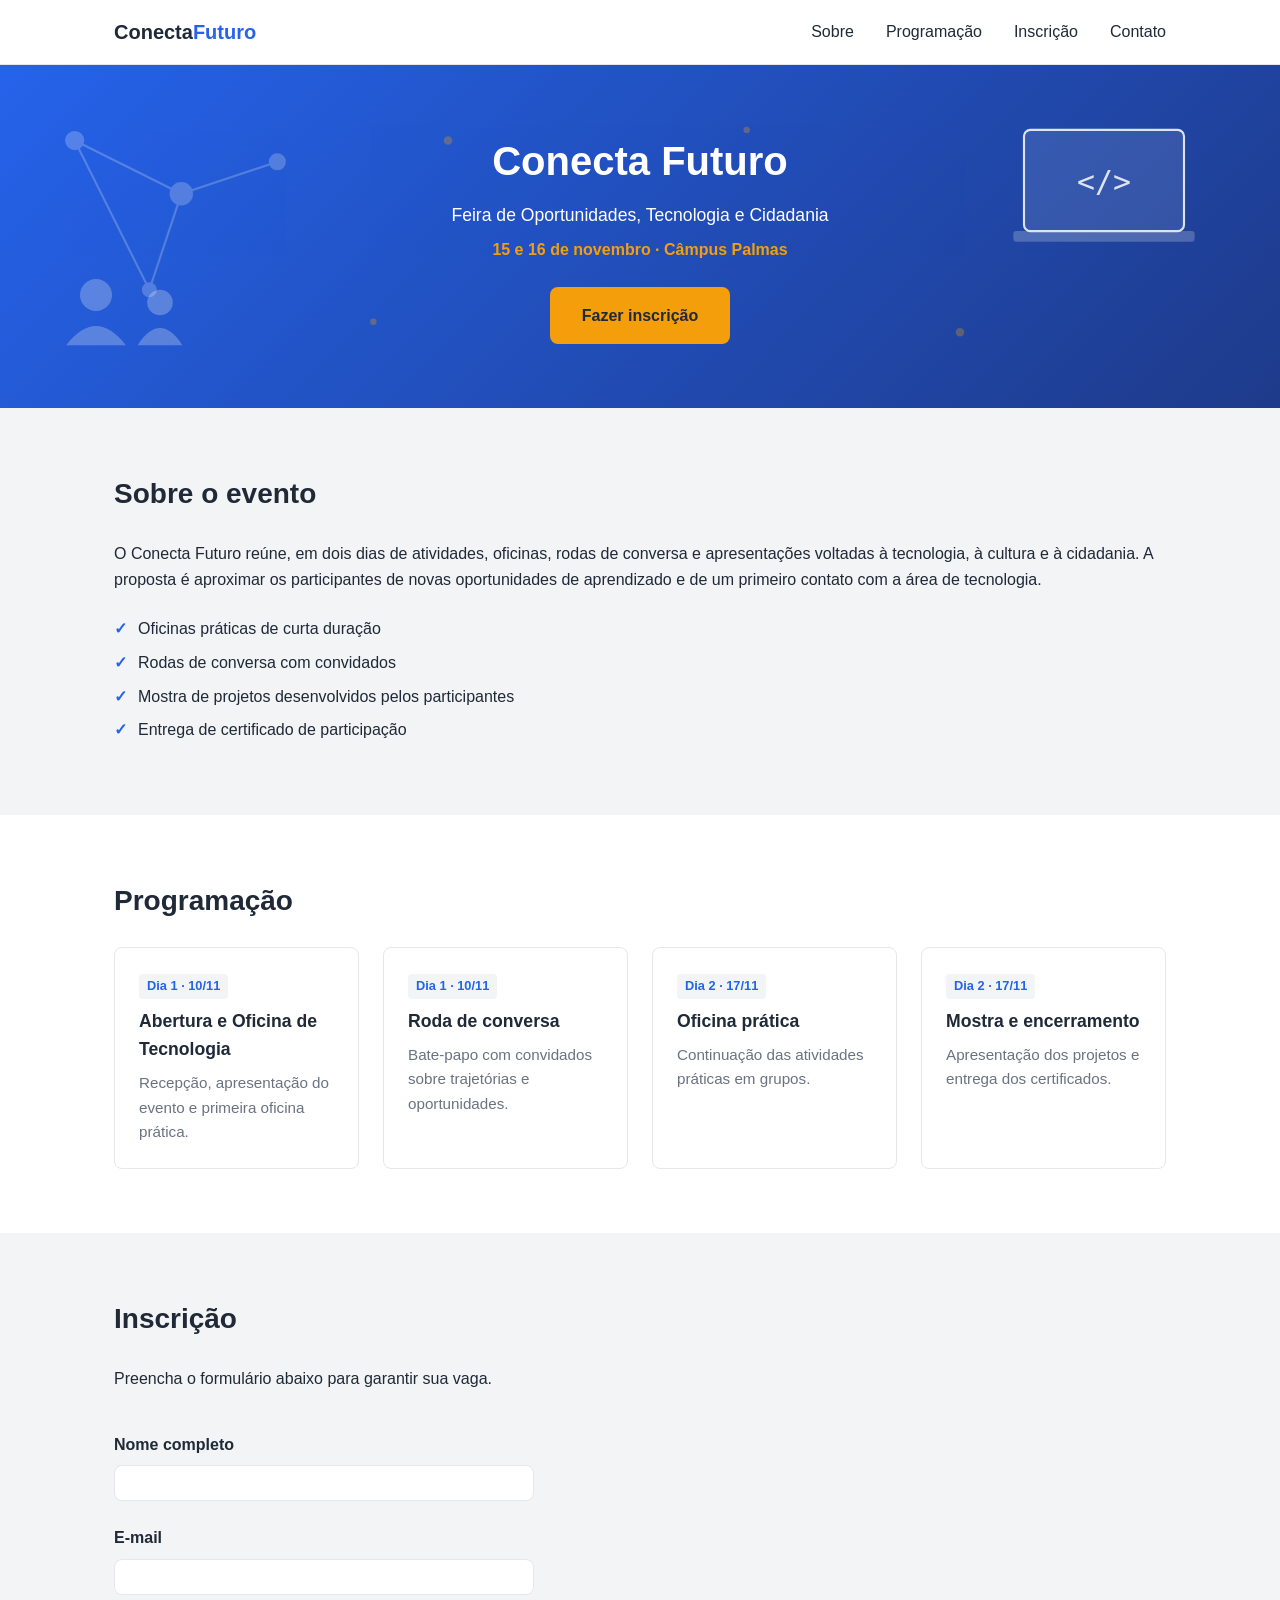
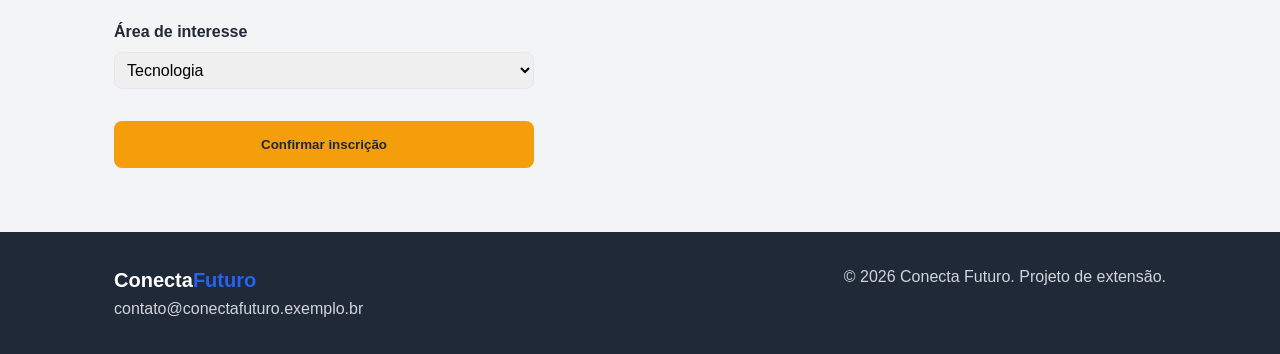
<file: html/index.html>
<!DOCTYPE html>
<html lang="pt-BR">
<head>
  <meta charset="UTF-8" />
  <meta name="viewport" content="width=device-width, initial-scale=1.0" />
  <title>Conecta Futuro — Feira de Oportunidades</title>

  <!-- Projeto de exemplo do minicurso de HTML e CSS.
       Objetivos trabalhados nesta página:
       1) Papel do HTML e do CSS
       2) Estrutura semântica: header, main, section, footer
       3) Design system em CSS: cores, tipografia e espaçamento (ver style.css)
       4) Interação com JavaScript: abrir/fechar o menu (ver script.js)
  -->
  <link rel="stylesheet" href="../css/style.css" />
</head>
<body>

  <!-- HEADER: cabeçalho fixo com logo e menu de navegação -->
  <header class="site-header">
    <div class="container header-inner">
      <a href="#inicio" class="logo">Conecta<span>Futuro</span></a>

      <!-- Botão "hambúrguer": controla a interação em JavaScript -->
      <button class="menu-toggle" id="menuToggle" aria-label="Abrir menu" aria-expanded="false">
        <span></span>
        <span></span>
        <span></span>
      </button>

      <nav class="main-nav" id="mainNav">
        <ul>
          <li><a href="#sobre">Sobre</a></li>

          <!-- Item de menu com submenu: aparece ao passar o mouse (ver style.css) -->
          <li class="tem-submenu">
            <a href="#programacao">Programação</a>
            <ul class="submenu">
              <li><a href="#dia1">Dia 1 · 10/11</a></li>
              <li><a href="#dia2">Dia 2 · 17/11</a></li>
            </ul>
          </li>

          <li><a href="#inscricao">Inscrição</a></li>
          <li><a href="#contato">Contato</a></li>
        </ul>
      </nav>
    </div>
  </header>

  <!-- MAIN: conteúdo principal da página -->
  <main>

    <!-- Banner de abertura -->
    <section class="banner" id="inicio">
      <div class="container banner-content">
        <h1>Conecta Futuro</h1>
        <p class="subtitle">Feira de Oportunidades, Tecnologia e Cidadania</p>
        <p class="data">15 e 16 de novembro · Câmpus Palmas</p>
        <a href="#inscricao" class="btn-primary">Fazer inscrição</a>
      </div>
    </section>

    <!-- Seção com texto e tópicos -->
    <section class="sobre" id="sobre">
      <div class="container">
        <h2>Sobre o evento</h2>
        <p>
          O Conecta Futuro reúne, em dois dias de atividades, oficinas, rodas de
          conversa e apresentações voltadas à tecnologia, à cultura e à cidadania.
          A proposta é aproximar os participantes de novas oportunidades de
          aprendizado e de um primeiro contato com a área de tecnologia.
        </p>

        <ul class="lista-destaques">
          <li>Oficinas práticas de curta duração</li>
          <li>Rodas de conversa com convidados</li>
          <li>Mostra de projetos desenvolvidos pelos participantes</li>
          <li>Entrega de certificado de participação</li>
        </ul>
      </div>
    </section>

    <!-- Programação: cards organizados em Flexbox -->
    <section class="programacao" id="programacao">
      <div class="container">
        <h2>Programação</h2>

        <div class="cards">
          <article class="card" id="dia1">
            <span class="card-dia">Dia 1 · 10/11</span>
            <h3>Abertura e Oficina de Tecnologia</h3>
            <p>Recepção, apresentação do evento e primeira oficina prática.</p>
          </article>

          <article class="card">
            <span class="card-dia">Dia 1 · 10/11</span>
            <h3>Roda de conversa</h3>
            <p>Bate-papo com convidados sobre trajetórias e oportunidades.</p>
          </article>

          <article class="card" id="dia2">
            <span class="card-dia">Dia 2 · 17/11</span>
            <h3>Oficina prática</h3>
            <p>Continuação das atividades práticas em grupos.</p>
          </article>

          <article class="card">
            <span class="card-dia">Dia 2 · 17/11</span>
            <h3>Mostra e encerramento</h3>
            <p>Apresentação dos projetos e entrega dos certificados.</p>
          </article>
        </div>
      </div>
    </section>

    <!-- Formulário de inscrição -->
    <section class="inscricao" id="inscricao">
      <div class="container">
        <h2>Inscrição</h2>
        <p>Preencha o formulário abaixo para garantir sua vaga.</p>

        <form class="form-inscricao" id="formInscricao">
          <label for="nome">Nome completo</label>
          <input type="text" id="nome" name="nome" required />

          <label for="email">E-mail</label>
          <input type="email" id="email" name="email" required />

          <label for="interesse">Área de interesse</label>
          <select id="interesse" name="interesse">
            <option value="tecnologia">Tecnologia</option>
            <option value="artes">Artes</option>
            <option value="esporte">Esporte</option>
          </select>

          <button type="submit" class="btn-primary">Confirmar inscrição</button>

          <p class="form-mensagem" id="formMensagem" hidden></p>
        </form>
      </div>
    </section>

  </main>

  <!-- FOOTER: rodapé com contato -->
  <footer class="site-footer" id="contato">
    <div class="container footer-inner">
      <div>
        <p class="logo">Conecta<span>Futuro</span></p>
        <p>contato@conectafuturo.exemplo.br</p>
      </div>
      <div>
        <p>&copy; <span id="ano"></span> Conecta Futuro. Projeto de extensão.</p>
      </div>
    </div>
  </footer>

  <script src="../js/script.js"></script>
</body>
</html>
</file>
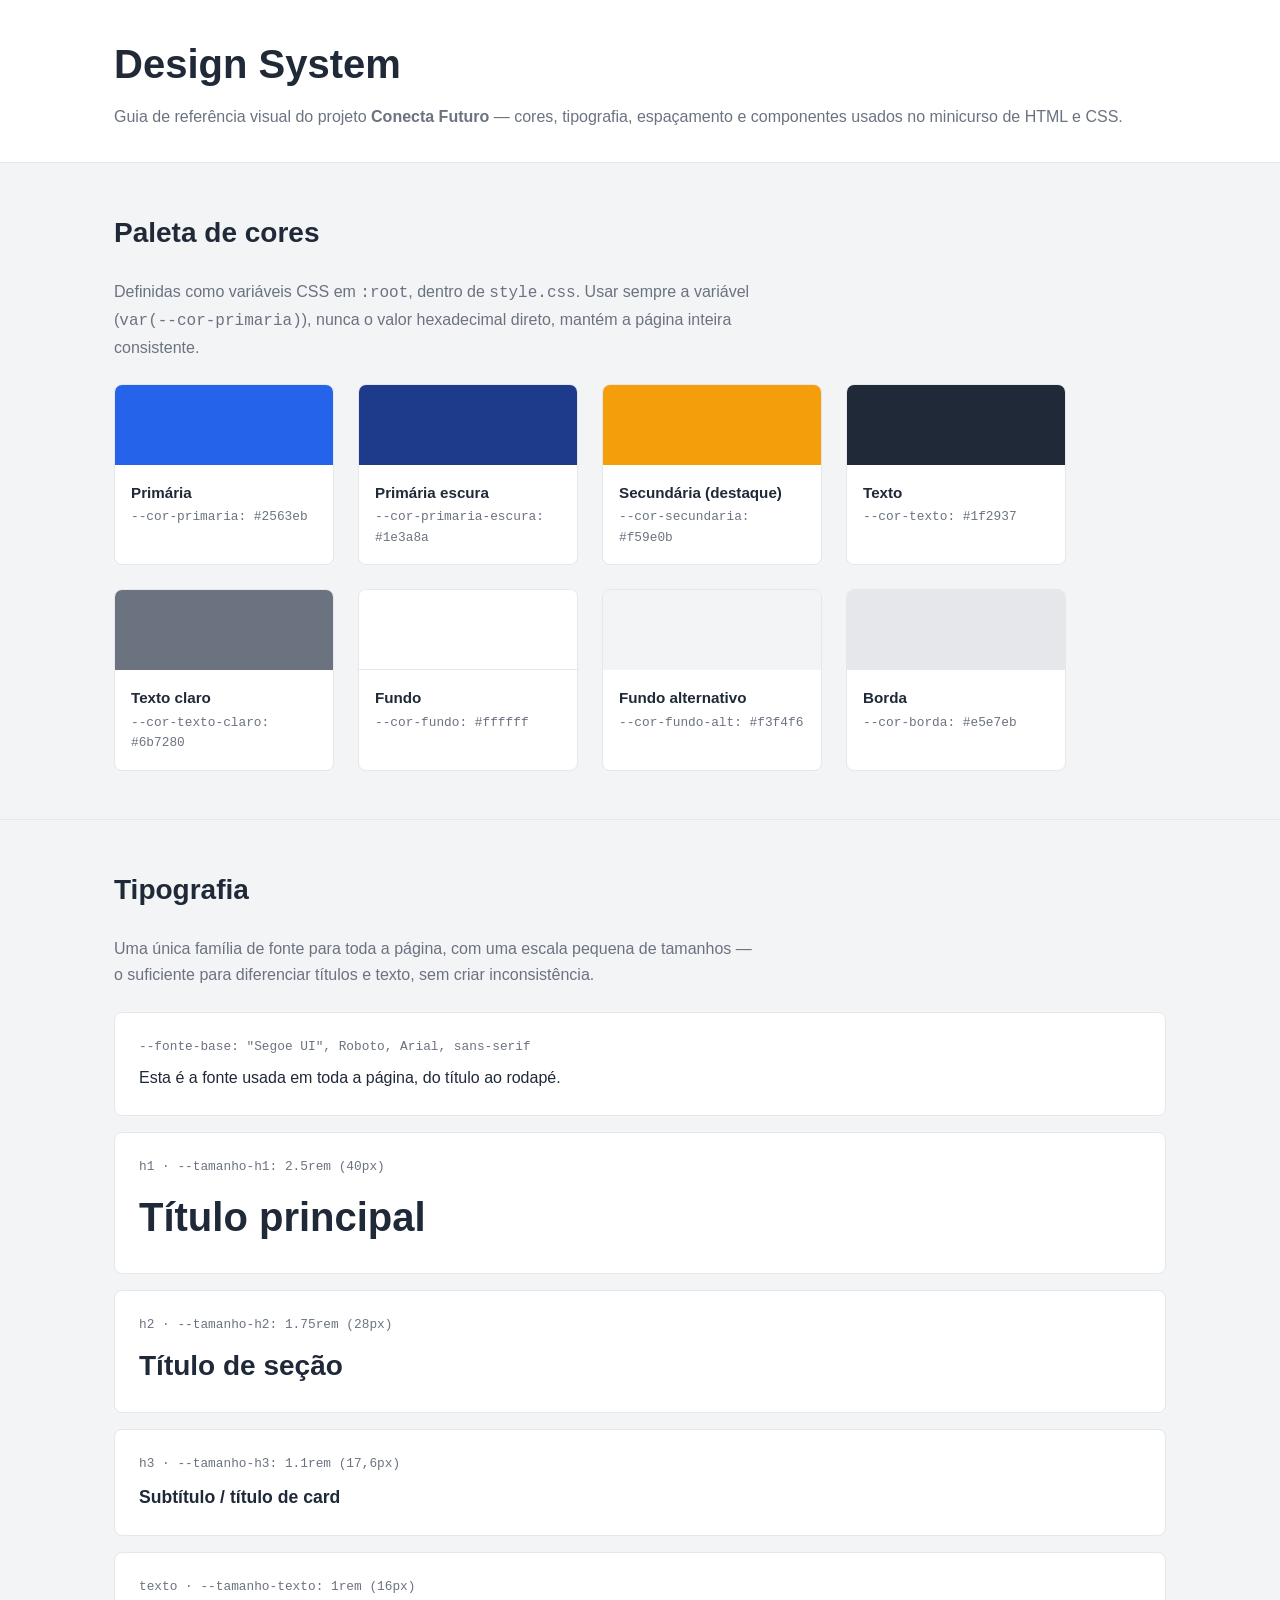
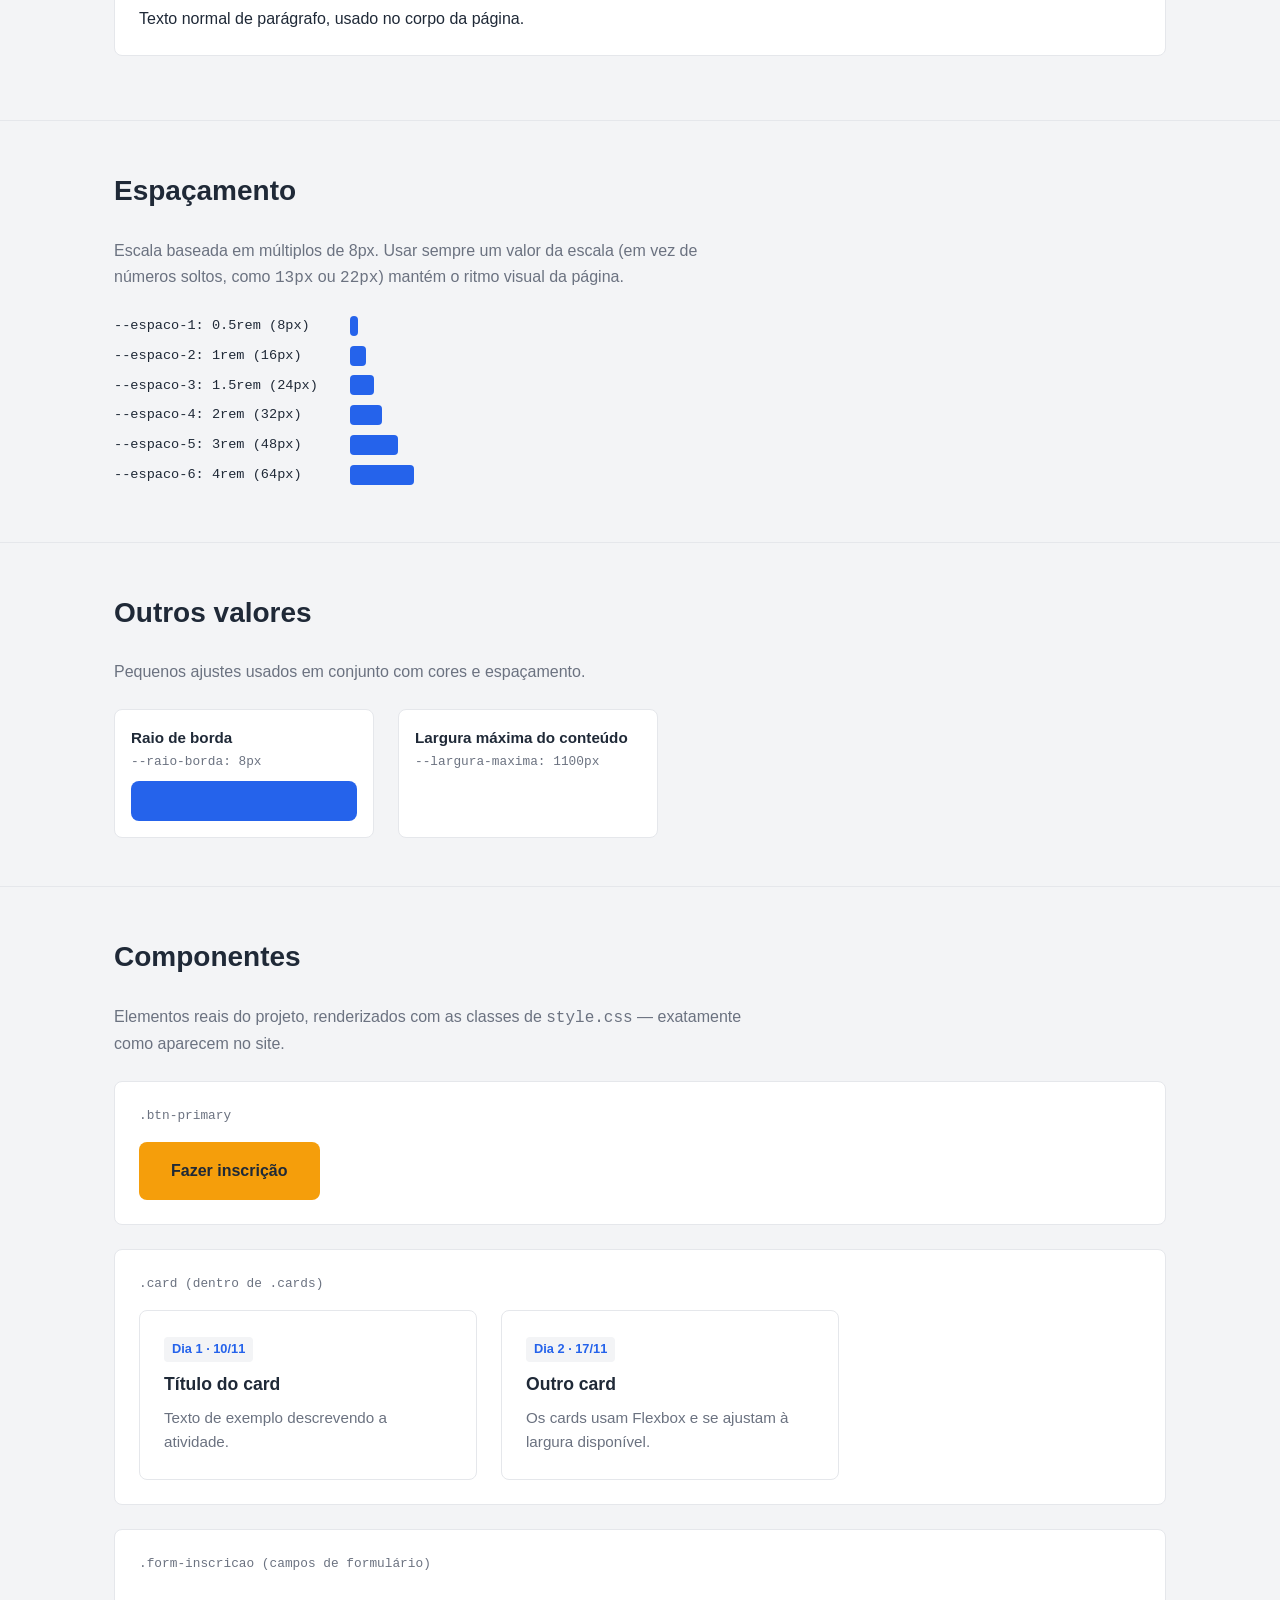
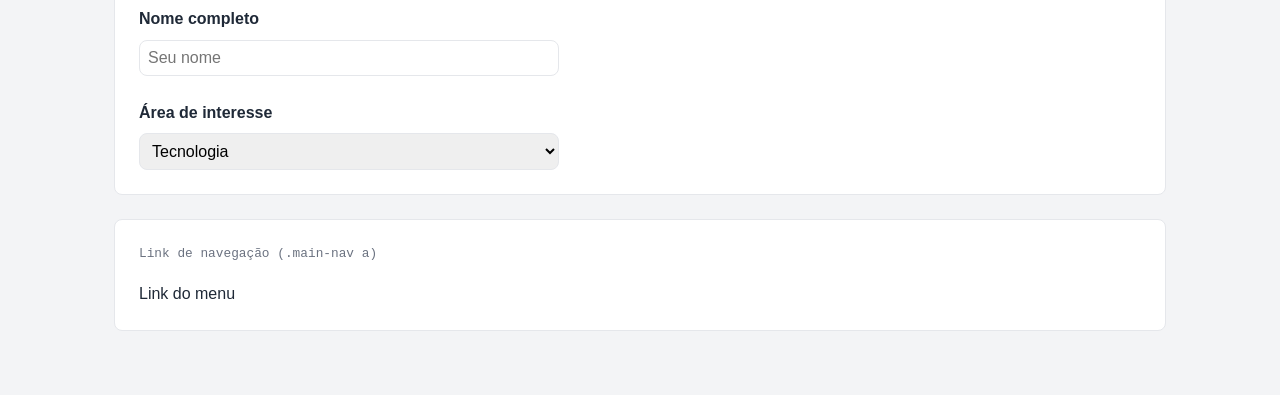
<file: html/design-system.html>
<!DOCTYPE html>
<html lang="pt-BR">
<head>
  <meta charset="UTF-8" />
  <meta name="viewport" content="width=device-width, initial-scale=1.0" />
  <title>Design System — Conecta Futuro</title>

  <!-- Importa o MESMO style.css do projeto: as cores, fontes e espaçamentos
       mostrados aqui são os valores reais usados no site, não uma cópia.
       Se você alterar as variáveis em style.css, esta página se atualiza junto. -->
  <link rel="stylesheet" href="../css/style.css" />

  <style>
    /* Estilos exclusivos desta página de referência (não fazem parte do
       design system do projeto — servem só para organizar a exibição) */
    body {
      background: var(--cor-fundo-alt);
    }

    .ds-header {
      background: var(--cor-fundo);
      border-bottom: 1px solid var(--cor-borda);
      padding: var(--espaco-4) 0;
    }

    .ds-header .container > p {
      color: var(--cor-texto-claro);
      margin-top: var(--espaco-1);
    }

    .ds-section {
      padding: var(--espaco-5) 0;
      border-bottom: 1px solid var(--cor-borda);
    }

    .ds-section > .container > p.ds-intro {
      color: var(--cor-texto-claro);
      max-width: 640px;
      margin-bottom: var(--espaco-3);
    }

    /* grade de amostras (cores, espaçamento, etc.) */
    .ds-grid {
      display: flex;
      flex-wrap: wrap;
      gap: var(--espaco-3);
    }

    .ds-swatch {
      background: var(--cor-fundo);
      border: 1px solid var(--cor-borda);
      border-radius: var(--raio-borda);
      overflow: hidden;
      width: 220px;
    }

    .ds-swatch-cor {
      height: 80px;
    }

    .ds-swatch-texto {
      padding: var(--espaco-2);
    }

    .ds-swatch-texto strong {
      display: block;
      font-size: 0.95rem;
    }

    .ds-swatch-texto code {
      display: block;
      font-size: 0.8rem;
      color: var(--cor-texto-claro);
      margin-top: 2px;
    }

    /* tipografia */
    .ds-tipo-exemplo {
      background: var(--cor-fundo);
      border: 1px solid var(--cor-borda);
      border-radius: var(--raio-borda);
      padding: var(--espaco-3);
      margin-bottom: var(--espaco-2);
    }

    .ds-tipo-exemplo .ds-label {
      display: block;
      font-size: 0.8rem;
      color: var(--cor-texto-claro);
      font-family: Consolas, monospace;
      margin-bottom: var(--espaco-1);
    }

    /* espaçamento */
    .ds-espaco-linha {
      display: flex;
      align-items: center;
      gap: var(--espaco-2);
      margin-bottom: var(--espaco-1);
    }

    .ds-espaco-barra {
      background: var(--cor-primaria);
      height: 20px;
      border-radius: 4px;
    }

    .ds-espaco-label {
      font-family: Consolas, monospace;
      font-size: 0.85rem;
      width: 220px;
      color: var(--cor-texto);
    }

    /* componentes: isola exemplos para não herdar layout de página inteira */
    .ds-componente-bloco {
      background: var(--cor-fundo);
      border: 1px solid var(--cor-borda);
      border-radius: var(--raio-borda);
      padding: var(--espaco-3);
      margin-bottom: var(--espaco-3);
    }

    .ds-componente-bloco .ds-label {
      display: block;
      font-size: 0.8rem;
      color: var(--cor-texto-claro);
      font-family: Consolas, monospace;
      margin-bottom: var(--espaco-2);
    }

    /* cards de exemplo lado a lado, reaproveitando .cards/.card do projeto */
    .ds-cards-demo {
      max-width: 700px;
    }
  </style>
</head>
<body>

  <header class="ds-header">
    <div class="container">
      <h1 style="font-size: var(--tamanho-h1); margin-bottom: 4px;">Design System</h1>
      <p>Guia de referência visual do projeto <strong>Conecta Futuro</strong> — cores, tipografia, espaçamento e componentes usados no minicurso de HTML e CSS.</p>
    </div>
  </header>

  <main>

    <!-- CORES -->
    <section class="ds-section" id="cores">
      <div class="container">
        <h2>Paleta de cores</h2>
        <p class="ds-intro">Definidas como variáveis CSS em <code>:root</code>, dentro de <code>style.css</code>. Usar sempre a variável (<code>var(--cor-primaria)</code>), nunca o valor hexadecimal direto, mantém a página inteira consistente.</p>

        <div class="ds-grid">
          <div class="ds-swatch">
            <div class="ds-swatch-cor" style="background: var(--cor-primaria);"></div>
            <div class="ds-swatch-texto">
              <strong>Primária</strong>
              <code>--cor-primaria: #2563eb</code>
            </div>
          </div>

          <div class="ds-swatch">
            <div class="ds-swatch-cor" style="background: var(--cor-primaria-escura);"></div>
            <div class="ds-swatch-texto">
              <strong>Primária escura</strong>
              <code>--cor-primaria-escura: #1e3a8a</code>
            </div>
          </div>

          <div class="ds-swatch">
            <div class="ds-swatch-cor" style="background: var(--cor-secundaria);"></div>
            <div class="ds-swatch-texto">
              <strong>Secundária (destaque)</strong>
              <code>--cor-secundaria: #f59e0b</code>
            </div>
          </div>

          <div class="ds-swatch">
            <div class="ds-swatch-cor" style="background: var(--cor-texto);"></div>
            <div class="ds-swatch-texto">
              <strong>Texto</strong>
              <code>--cor-texto: #1f2937</code>
            </div>
          </div>

          <div class="ds-swatch">
            <div class="ds-swatch-cor" style="background: var(--cor-texto-claro);"></div>
            <div class="ds-swatch-texto">
              <strong>Texto claro</strong>
              <code>--cor-texto-claro: #6b7280</code>
            </div>
          </div>

          <div class="ds-swatch">
            <div class="ds-swatch-cor" style="background: var(--cor-fundo); border-bottom: 1px solid var(--cor-borda);"></div>
            <div class="ds-swatch-texto">
              <strong>Fundo</strong>
              <code>--cor-fundo: #ffffff</code>
            </div>
          </div>

          <div class="ds-swatch">
            <div class="ds-swatch-cor" style="background: var(--cor-fundo-alt);"></div>
            <div class="ds-swatch-texto">
              <strong>Fundo alternativo</strong>
              <code>--cor-fundo-alt: #f3f4f6</code>
            </div>
          </div>

          <div class="ds-swatch">
            <div class="ds-swatch-cor" style="background: var(--cor-borda);"></div>
            <div class="ds-swatch-texto">
              <strong>Borda</strong>
              <code>--cor-borda: #e5e7eb</code>
            </div>
          </div>
        </div>
      </div>
    </section>

    <!-- TIPOGRAFIA -->
    <section class="ds-section" id="tipografia">
      <div class="container">
        <h2>Tipografia</h2>
        <p class="ds-intro">Uma única família de fonte para toda a página, com uma escala pequena de tamanhos — o suficiente para diferenciar títulos e texto, sem criar inconsistência.</p>

        <div class="ds-tipo-exemplo">
          <span class="ds-label">--fonte-base: "Segoe UI", Roboto, Arial, sans-serif</span>
          <p style="margin:0;">Esta é a fonte usada em toda a página, do título ao rodapé.</p>
        </div>

        <div class="ds-tipo-exemplo">
          <span class="ds-label">h1 · --tamanho-h1: 2.5rem (40px)</span>
          <p style="font-size: var(--tamanho-h1); font-weight: 700; margin:0;">Título principal</p>
        </div>

        <div class="ds-tipo-exemplo">
          <span class="ds-label">h2 · --tamanho-h2: 1.75rem (28px)</span>
          <p style="font-size: var(--tamanho-h2); font-weight: 700; margin:0;">Título de seção</p>
        </div>

        <div class="ds-tipo-exemplo">
          <span class="ds-label">h3 · --tamanho-h3: 1.1rem (17,6px)</span>
          <p style="font-size: var(--tamanho-h3); font-weight: 700; margin:0;">Subtítulo / título de card</p>
        </div>

        <div class="ds-tipo-exemplo">
          <span class="ds-label">texto · --tamanho-texto: 1rem (16px)</span>
          <p style="font-size: var(--tamanho-texto); margin:0;">Texto normal de parágrafo, usado no corpo da página.</p>
        </div>
      </div>
    </section>

    <!-- ESPAÇAMENTO -->
    <section class="ds-section" id="espacamento">
      <div class="container">
        <h2>Espaçamento</h2>
        <p class="ds-intro">Escala baseada em múltiplos de 8px. Usar sempre um valor da escala (em vez de números soltos, como <code>13px</code> ou <code>22px</code>) mantém o ritmo visual da página.</p>

        <div class="ds-espaco-linha">
          <span class="ds-espaco-label">--espaco-1: 0.5rem (8px)</span>
          <div class="ds-espaco-barra" style="width: var(--espaco-1);"></div>
        </div>
        <div class="ds-espaco-linha">
          <span class="ds-espaco-label">--espaco-2: 1rem (16px)</span>
          <div class="ds-espaco-barra" style="width: var(--espaco-2);"></div>
        </div>
        <div class="ds-espaco-linha">
          <span class="ds-espaco-label">--espaco-3: 1.5rem (24px)</span>
          <div class="ds-espaco-barra" style="width: var(--espaco-3);"></div>
        </div>
        <div class="ds-espaco-linha">
          <span class="ds-espaco-label">--espaco-4: 2rem (32px)</span>
          <div class="ds-espaco-barra" style="width: var(--espaco-4);"></div>
        </div>
        <div class="ds-espaco-linha">
          <span class="ds-espaco-label">--espaco-5: 3rem (48px)</span>
          <div class="ds-espaco-barra" style="width: var(--espaco-5);"></div>
        </div>
        <div class="ds-espaco-linha">
          <span class="ds-espaco-label">--espaco-6: 4rem (64px)</span>
          <div class="ds-espaco-barra" style="width: var(--espaco-6);"></div>
        </div>
      </div>
    </section>

    <!-- OUTROS TOKENS -->
    <section class="ds-section" id="outros">
      <div class="container">
        <h2>Outros valores</h2>
        <p class="ds-intro">Pequenos ajustes usados em conjunto com cores e espaçamento.</p>

        <div class="ds-grid">
          <div class="ds-swatch" style="width: 260px;">
            <div class="ds-swatch-texto">
              <strong>Raio de borda</strong>
              <code>--raio-borda: 8px</code>
              <div style="margin-top: var(--espaco-1); width: 100%; height: 40px; background: var(--cor-primaria); border-radius: var(--raio-borda);"></div>
            </div>
          </div>

          <div class="ds-swatch" style="width: 260px;">
            <div class="ds-swatch-texto">
              <strong>Largura máxima do conteúdo</strong>
              <code>--largura-maxima: 1100px</code>
            </div>
          </div>
        </div>
      </div>
    </section>

    <!-- COMPONENTES -->
    <section class="ds-section" id="componentes" style="border-bottom: none;">
      <div class="container">
        <h2>Componentes</h2>
        <p class="ds-intro">Elementos reais do projeto, renderizados com as classes de <code>style.css</code> — exatamente como aparecem no site.</p>

        <div class="ds-componente-bloco">
          <span class="ds-label">.btn-primary</span>
          <a href="#" class="btn-primary" onclick="return false;">Fazer inscrição</a>
        </div>

        <div class="ds-componente-bloco">
          <span class="ds-label">.card (dentro de .cards)</span>
          <div class="cards ds-cards-demo">
            <article class="card">
              <span class="card-dia">Dia 1 · 10/11</span>
              <h3>Título do card</h3>
              <p>Texto de exemplo descrevendo a atividade.</p>
            </article>
            <article class="card">
              <span class="card-dia">Dia 2 · 17/11</span>
              <h3>Outro card</h3>
              <p>Os cards usam Flexbox e se ajustam à largura disponível.</p>
            </article>
          </div>
        </div>

        <div class="ds-componente-bloco">
          <span class="ds-label">.form-inscricao (campos de formulário)</span>
          <form class="form-inscricao" style="margin-top: 0;">
            <label for="ds-nome">Nome completo</label>
            <input type="text" id="ds-nome" placeholder="Seu nome" />

            <label for="ds-interesse">Área de interesse</label>
            <select id="ds-interesse">
              <option>Tecnologia</option>
              <option>Artes</option>
            </select>
          </form>
        </div>

        <div class="ds-componente-bloco">
          <span class="ds-label">Link de navegação (.main-nav a)</span>
          <nav class="main-nav" style="display: block;">
            <ul style="display: flex; gap: var(--espaco-3);">
              <li><a href="#">Link do menu</a></li>
            </ul>
          </nav>
        </div>
      </div>
    </section>

  </main>

</body>
</html>
</file>
<file: css/style.css>
/* ============================================================
   DESIGN SYSTEM
   Tudo que o restante do CSS usa (cores, fontes, espaçamentos)
   está definido aqui, em variáveis. Para mudar o "visual" da
   página inteira, basta alterar estes valores.
   ============================================================ */
:root {
  /* Paleta de cores */
  --cor-primaria: #2563eb;
  --cor-primaria-escura: #1e3a8a;
  --cor-secundaria: #f59e0b;
  --cor-texto: #1f2937;
  --cor-texto-claro: #6b7280;
  --cor-fundo: #ffffff;
  --cor-fundo-alt: #f3f4f6;
  --cor-borda: #e5e7eb;

  /* Tipografia */
  --fonte-base: "Segoe UI", Roboto, Arial, sans-serif;
  --tamanho-h1: 2.5rem;
  --tamanho-h2: 1.75rem;
  --tamanho-h3: 1.1rem;
  --tamanho-texto: 1rem;

  /* Espaçamento (escala de 8px) */
  --espaco-1: 0.5rem;
  --espaco-2: 1rem;
  --espaco-3: 1.5rem;
  --espaco-4: 2rem;
  --espaco-5: 3rem;
  --espaco-6: 4rem;

  /* Outros */
  --raio-borda: 8px;
  --largura-maxima: 1100px;
}

/* ============================================================
   RESET BÁSICO
   ============================================================ */
* {
  box-sizing: border-box;
  margin: 0;
  padding: 0;
}

body {
  font-family: var(--fonte-base);
  font-size: var(--tamanho-texto);
  color: var(--cor-texto);
  line-height: 1.6;
}

a {
  color: var(--cor-primaria);
  text-decoration: none;
}

ul {
  list-style: none;
}

.container {
  max-width: var(--largura-maxima);
  margin: 0 auto;
  padding: 0 var(--espaco-3);
}

/* ============================================================
   HEADER + MENU (com interação em JavaScript)
   ============================================================ */
.site-header {
  background: var(--cor-fundo);
  border-bottom: 1px solid var(--cor-borda);
  position: sticky;
  top: 0;
  z-index: 10;
}

.header-inner {
  display: flex;
  align-items: center;
  justify-content: space-between;
  padding-top: var(--espaco-2);
  padding-bottom: var(--espaco-2);
}

.logo {
  font-size: 1.25rem;
  font-weight: 700;
  color: var(--cor-texto);
}

.logo span {
  color: var(--cor-primaria);
}

/* Menu de navegação: em Flexbox para alinhar os itens lado a lado.
   Usamos ">" (filho direto) para esta regra não "vazar" para dentro
   do <ul class="submenu">, que precisa ficar escondido por padrão. */
.main-nav > ul {
  display: flex;
  gap: var(--espaco-4);
}

.main-nav a {
  color: var(--cor-texto);
  font-weight: 500;
}

.main-nav a:hover {
  color: var(--cor-primaria);
}

/* Botão "hambúrguer" — escondido no desktop, aparece no celular */
.menu-toggle {
  display: none;
  flex-direction: column;
  justify-content: space-between;
  width: 26px;
  height: 18px;
  background: none;
  border: none;
  cursor: pointer;
}

.menu-toggle span {
  display: block;
  height: 2px;
  width: 100%;
  background: var(--cor-texto);
}

/* ============================================================
   SUBMENU — aparece ao passar o mouse em cima de "Programação"
   ============================================================ */
.tem-submenu {
  position: relative;
}

.submenu {
  display: none;
}

/* só precisa de :hover: nenhum JavaScript é necessário aqui */
.tem-submenu:hover .submenu {
  display: block;
  position: absolute;
  top: 100%;
  left: 0;
  min-width: 180px;
  background: var(--cor-fundo);
  border: 1px solid var(--cor-borda);
  border-radius: var(--raio-borda);
  box-shadow: 0 8px 16px rgba(0, 0, 0, 0.08);
  padding: var(--espaco-1) 0;
}

.submenu a {
  display: block;
  padding: var(--espaco-1) var(--espaco-2);
}

.submenu a:hover {
  background: var(--cor-fundo-alt);
}

/* ============================================================
   BANNER
   ============================================================ */
.banner {
  /* banner.svg é a imagem do banner; o gradiente fica por baixo como base
     de cor (e como alternativa, caso o arquivo de imagem não carregue) */
  background-image: url("../imgs/banner.svg"), linear-gradient(135deg, var(--cor-primaria), var(--cor-primaria-escura));
  background-size: cover, cover;
  background-position: center, center;
  background-repeat: no-repeat, no-repeat;
  color: #fff;
  text-align: center;
  padding: var(--espaco-6) var(--espaco-3);
}

.banner h1 {
  font-size: var(--tamanho-h1);
  margin-bottom: var(--espaco-1);
}

.banner .subtitle {
  font-size: 1.1rem;
  margin-bottom: var(--espaco-1);
}

.banner .data {
  color: var(--cor-secundaria);
  font-weight: 600;
  margin-bottom: var(--espaco-3);
}

.btn-primary {
  display: inline-block;
  background: var(--cor-secundaria);
  color: var(--cor-texto);
  font-weight: 700;
  padding: var(--espaco-2) var(--espaco-4);
  border: none;
  border-radius: var(--raio-borda);
  cursor: pointer;
}

.btn-primary:hover {
  opacity: 0.9;
}

/* ============================================================
   SEÇÕES GERAIS
   ============================================================ */
main section {
  padding: var(--espaco-6) 0;
}

main section:nth-of-type(even) {
  background: var(--cor-fundo-alt);
}

h2 {
  font-size: var(--tamanho-h2);
  margin-bottom: var(--espaco-3);
}

.lista-destaques {
  margin-top: var(--espaco-3);
}

.lista-destaques li {
  padding-left: var(--espaco-3);
  position: relative;
  margin-bottom: var(--espaco-1);
}

.lista-destaques li::before {
  content: "✓";
  position: absolute;
  left: 0;
  color: var(--cor-primaria);
  font-weight: 700;
}

/* ============================================================
   PROGRAMAÇÃO — cards em Flexbox
   ============================================================ */
.cards {
  display: flex;
  flex-wrap: wrap;
  gap: var(--espaco-3);
}

.card {
  background: var(--cor-fundo);
  border: 1px solid var(--cor-borda);
  border-radius: var(--raio-borda);
  padding: var(--espaco-3);
  flex: 1 1 220px;
}

.card-dia {
  display: inline-block;
  background: var(--cor-fundo-alt);
  color: var(--cor-primaria);
  font-size: 0.8rem;
  font-weight: 700;
  padding: 2px var(--espaco-1);
  border-radius: 4px;
  margin-bottom: var(--espaco-1);
}

.card h3 {
  font-size: var(--tamanho-h3);
  margin-bottom: var(--espaco-1);
}

.card p {
  color: var(--cor-texto-claro);
  font-size: 0.95rem;
}

/* ============================================================
   FORMULÁRIO DE INSCRIÇÃO
   ============================================================ */
.form-inscricao {
  display: flex;
  flex-direction: column;
  gap: var(--espaco-1);
  max-width: 420px;
  margin-top: var(--espaco-3);
}

.form-inscricao label {
  font-weight: 600;
  margin-top: var(--espaco-2);
}

.form-inscricao input,
.form-inscricao select {
  padding: var(--espaco-1);
  border: 1px solid var(--cor-borda);
  border-radius: var(--raio-borda);
  font-size: var(--tamanho-texto);
  font-family: inherit;
}

.form-inscricao .btn-primary {
  margin-top: var(--espaco-3);
}

.form-mensagem {
  margin-top: var(--espaco-2);
  color: var(--cor-primaria-escura);
  font-weight: 600;
}

/* ============================================================
   FOOTER
   ============================================================ */
.site-footer {
  background: var(--cor-texto);
  color: #fff;
  padding: var(--espaco-4) 0;
}

.footer-inner {
  display: flex;
  justify-content: space-between;
  flex-wrap: wrap;
  gap: var(--espaco-2);
}

.site-footer .logo {
  color: #fff;
}

.site-footer p {
  color: #d1d5db;
}

/* ============================================================
   RESPONSIVO — menu vira "hambúrguer" em telas pequenas
   ============================================================ */
@media (max-width: 720px) {
  .menu-toggle {
    display: flex;
  }

  .main-nav {
    display: none;
    width: 100%;
  }

  /* Classe adicionada/removida pelo script.js */
  .main-nav.aberto {
    display: block;
  }

  .main-nav > ul {
    flex-direction: column;
    gap: var(--espaco-2);
    padding-bottom: var(--espaco-2);
  }

  .header-inner {
    flex-wrap: wrap;
  }

  /* No celular o submenu entra na lista normal, em vez de flutuar */
  .tem-submenu:hover .submenu {
    position: static;
    box-shadow: none;
    border: none;
    padding-left: var(--espaco-3);
  }
}
</file>
